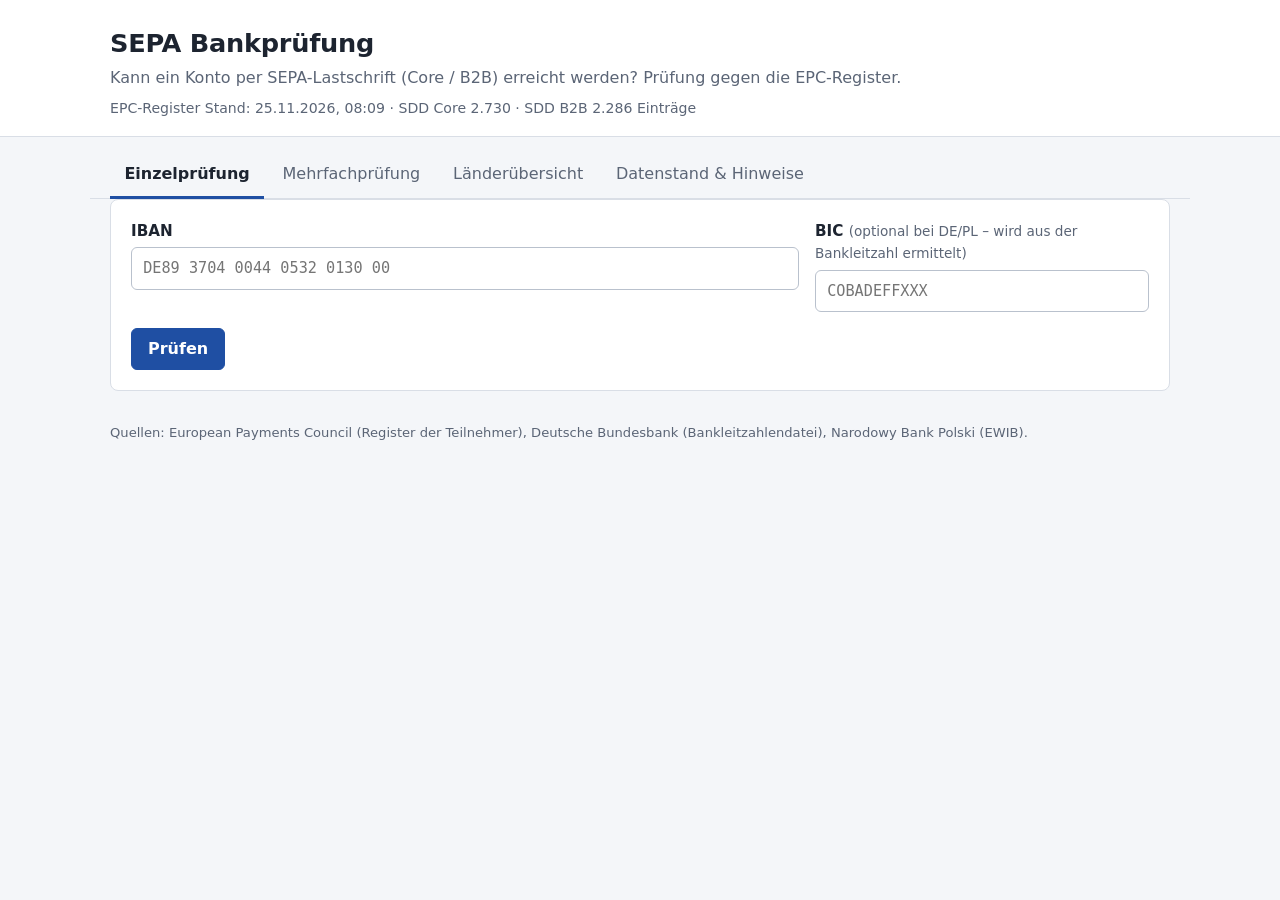
<file: index.html>
<!doctype html>
<html lang="de">
<head>
  <meta charset="utf-8">
  <meta name="viewport" content="width=device-width, initial-scale=1">
  <meta http-equiv="Content-Security-Policy" content="default-src 'self'; script-src 'self'; style-src 'self'; img-src 'self' data:; connect-src 'self'; base-uri 'none'; form-action 'none'">
  <meta name="referrer" content="no-referrer">
  <meta name="robots" content="noindex">
  <title>SEPA Bankprüfung</title>
  <link rel="icon" href="data:,">
  <link rel="stylesheet" href="assets/style.css">
  <script type="module" src="assets/app.js"></script>
</head>
<body>
  <header class="kopf">
    <div class="wrap">
      <h1>SEPA Bankprüfung</h1>
      <p class="unter">Kann ein Konto per SEPA-Lastschrift (Core / B2B) erreicht werden? Prüfung gegen die EPC-Register.</p>
      <p class="stand" id="stand-kurz">Daten werden geladen …</p>
    </div>
  </header>

  <nav class="tabs wrap" role="tablist" aria-label="Bereiche">
    <button role="tab" id="tab-einzel" aria-controls="p-einzel" aria-selected="true">Einzelprüfung</button>
    <button role="tab" id="tab-mehrfach" aria-controls="p-mehrfach" aria-selected="false">Mehrfachprüfung</button>
    <button role="tab" id="tab-laender" aria-controls="p-laender" aria-selected="false">Länderübersicht</button>
    <button role="tab" id="tab-daten" aria-controls="p-daten" aria-selected="false">Datenstand &amp; Hinweise</button>
  </nav>

  <main class="wrap">
    <div id="ladefehler" class="meldung fehler" hidden></div>

    <!-- Einzelprüfung -->
    <section id="p-einzel" role="tabpanel" aria-labelledby="tab-einzel">
      <form id="form-einzel" class="karte" autocomplete="off">
        <div class="felder">
          <label>IBAN
            <input id="in-iban" name="iban" spellcheck="false" placeholder="DE89 3704 0044 0532 0130 00" required>
          </label>
          <label>BIC <span class="opt">(optional bei DE/PL – wird aus der Bankleitzahl ermittelt)</span>
            <input id="in-bic" name="bic" spellcheck="false" placeholder="COBADEFFXXX">
          </label>
        </div>
        <button type="submit" class="primaer">Prüfen</button>
      </form>
      <div id="out-einzel" aria-live="polite"></div>
    </section>

    <!-- Mehrfachprüfung -->
    <section id="p-mehrfach" role="tabpanel" aria-labelledby="tab-mehrfach" hidden>
      <div class="karte">
        <label for="in-mehrfach">Eine Zeile pro Lieferant: <code>Lieferant; IBAN; BIC</code> – Semikolon oder Tabulator (direkt aus Excel kopiert).</label>
        <textarea id="in-mehrfach" rows="10" spellcheck="false" placeholder="Muster GmbH; DE89 3704 0044 0532 0130 00; COBADEFFXXX&#10;Przykład Sp. z o.o.; PL61 1090 1014 0000 0712 1981 2874;&#10;Exemple SARL; FR14 2004 1010 0505 0001 3M02 606; PSSTFRPPXXX"></textarea>
        <div class="aktionen">
          <button id="btn-mehrfach" class="primaer" type="button">Alle prüfen</button>
          <button id="btn-kopieren" type="button" disabled>Ergebnis für Excel kopieren</button>
          <button id="btn-csv" type="button" disabled>Als CSV herunterladen</button>
          <span id="kopier-info" class="leise" aria-live="polite"></span>
        </div>
      </div>
      <div id="out-mehrfach"></div>
    </section>

    <!-- Länderübersicht -->
    <section id="p-laender" role="tabpanel" aria-labelledby="tab-laender" hidden>
      <div class="karte">
        <p>Anzahl der Einträge (BICs) je Land in den EPC-Registern. Das Land richtet sich nach dem Register bzw. nach Stelle 5–6 des BIC.</p>
        <label class="schmal">Filter <input id="in-land" placeholder="z. B. Deutschland oder DE"></label>
      </div>
      <div id="out-laender"></div>
    </section>

    <!-- Datenstand -->
    <section id="p-daten" role="tabpanel" aria-labelledby="tab-daten" hidden>
      <div class="karte">
        <h2>Datenstand</h2>
        <div id="out-daten"></div>
      </div>
      <div class="karte">
        <h2>So wird geprüft</h2>
        <ul>
          <li><strong>IBAN:</strong> Ländercode, Länge je Land und Prüfziffer (Modulo 97, ISO 13616).</li>
          <li><strong>BIC:</strong> Vergleich über die ersten 8 Zeichen (Bank + Land + Ort) mit den EPC-Registern SDD Core und SDD B2B. Die Filialkennung (Stelle 9–11) wird ignoriert.</li>
          <li><strong>Ohne BIC:</strong> Bei deutschen und polnischen IBANs wird der BIC aus der Bankleitzahl (Bundesbank- bzw. NBP-Liste) ermittelt. Bei anderen Ländern lautet das Ergebnis „BIC fehlt“.</li>
        </ul>
        <h2>Grenzen</h2>
        <ul>
          <li>Die Aufnahme ins EPC-Register heißt nur, dass die Bank am Verfahren <em>teilnimmt</em>. Ob sie Lastschriften – insbesondere <strong>B2B</strong> – für ein bestimmtes Konto oder für Firmenkunden tatsächlich anbietet, sagt das Register nicht. Im Zweifel beim Lieferanten bzw. dessen Bank nachfragen.</li>
          <li>SEPA-Lastschriften sind nur für <strong>Euro</strong>-Zahlungen. Eine gültige IBAN in z. B. PL, CZ oder SE kann ein Konto in Landeswährung sein; ob es ein Euro-Konto ist, lässt sich aus der IBAN nicht ablesen.</li>
          <li>Für B2B-Lastschriften muss der Zahlungspflichtige das Mandat zusätzlich bei seiner Bank hinterlegen.</li>
          <li>Die Prüfung ersetzt keine Bestätigung durch die Bank. Keine Gewähr für Vollständigkeit und Aktualität der Register.</li>
        </ul>
        <h2>Datenschutz</h2>
        <p>Alle Prüfungen laufen ausschließlich in Ihrem Browser. Eingaben werden nicht gespeichert und nicht übertragen. Kein Tracking, keine Cookies, keine externen Dienste.</p>
      </div>
    </section>
  </main>

  <footer class="wrap fuss">
    Quellen: European Payments Council (Register der Teilnehmer), Deutsche Bundesbank (Bankleitzahlendatei), Narodowy Bank Polski (EWIB).
  </footer>
</body>
</html>
</file>
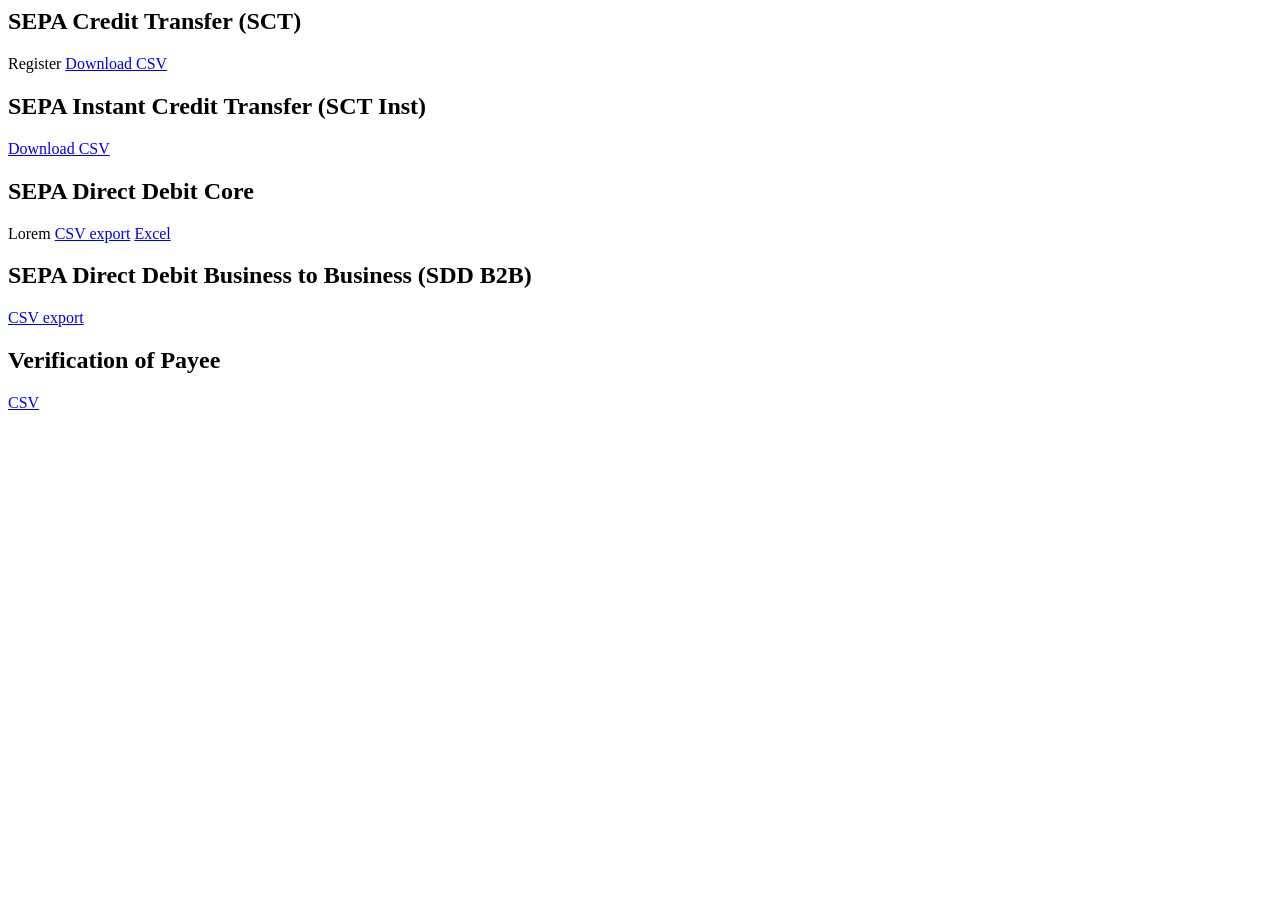
<file: tests/fixtures/epc_page.html>
<html><body>
<h2>SEPA Credit Transfer (SCT)</h2><p>Register <a href="/sites/default/files/participants_export/sct/sct.csv">Download CSV</a></p>
<h2>SEPA Instant Credit Transfer (SCT Inst)</h2><p><a href="/sites/default/files/participants_export/sct_inst/sct_inst.csv">Download CSV</a></p>
<h2>SEPA Direct Debit Core</h2><p>Lorem <a href="/export/register?id=17&amp;_format=csv">CSV export</a> <a href="/x.xlsx">Excel</a></p>
<h2>SEPA Direct Debit Business to Business (SDD B2B)</h2><p><a href="/export/register?id=18&amp;_format=csv">CSV export</a></p>
<h2>Verification of Payee</h2><p><a href="/vop.csv">CSV</a></p>
</body></html>
</file>
<file: assets/style.css>
:root {
  --text: #1d2430;
  --leise: #5b6576;
  --linie: #d9dee6;
  --flaeche: #f4f6f9;
  --karte: #ffffff;
  --akzent: #1f4fa3;
  --gut: #17693a;      --gut-bg: #e3f4e8;
  --teil: #7a5300;     --teil-bg: #fdf1d6;
  --schlecht: #a42222; --schlecht-bg: #fbe5e5;
  --neutral: #424b5a;  --neutral-bg: #e8ebf0;
  font-family: system-ui, -apple-system, "Segoe UI", Roboto, sans-serif;
  color: var(--text);
  background: var(--flaeche);
  line-height: 1.5;
}
* { box-sizing: border-box; }
body { margin: 0; }
.wrap { max-width: 1100px; margin: 0 auto; padding: 0 1.25rem; }
a { color: var(--akzent); }
code, .mono { font-family: ui-monospace, "SFMono-Regular", Consolas, monospace; font-size: .92em; }

.kopf { background: var(--karte); border-bottom: 1px solid var(--linie); padding: 1.5rem 0 1rem; }
.kopf h1 { margin: 0; font-size: 1.6rem; letter-spacing: -.01em; }
.unter { margin: .25rem 0 0; color: var(--leise); }
.stand { margin: .5rem 0 0; font-size: .88rem; color: var(--leise); }

.tabs { display: flex; gap: .25rem; flex-wrap: wrap; margin-top: 1rem; border-bottom: 1px solid var(--linie); }
.tabs button {
  border: 0; background: none; padding: .6rem .9rem; font: inherit; color: var(--leise);
  border-bottom: 3px solid transparent; border-radius: 0; cursor: pointer; margin-bottom: -1px;
}
.tabs button[aria-selected="true"] { color: var(--text); border-bottom-color: var(--akzent); font-weight: 600; }
.tabs button:focus-visible { outline: 2px solid var(--akzent); outline-offset: 2px; }

main { padding-top: 1.25rem; padding-bottom: 2rem; }
.karte { background: var(--karte); border: 1px solid var(--linie); border-radius: 8px; padding: 1.25rem; margin-bottom: 1rem; }
.karte h2 { font-size: 1.1rem; margin: 0 0 .5rem; }
.karte h2:not(:first-child) { margin-top: 1.25rem; }

label { display: block; font-weight: 600; font-size: .95rem; }
label .opt { font-weight: 400; color: var(--leise); font-size: .85rem; }
input, textarea {
  display: block; width: 100%; margin-top: .3rem; padding: .55rem .7rem; font: inherit;
  border: 1px solid #b9c1cd; border-radius: 6px; background: #fff; color: var(--text); font-weight: 400;
}
input#in-iban, input#in-bic, textarea { font-family: ui-monospace, Consolas, monospace; }
textarea { resize: vertical; margin: .5rem 0 0; }
input:focus, textarea:focus { outline: 2px solid var(--akzent); outline-offset: 0; border-color: var(--akzent); }
.felder { display: grid; grid-template-columns: 2fr 1fr; gap: 1rem; margin-bottom: 1rem; }
.schmal { max-width: 320px; margin-top: .75rem; }
@media (max-width: 700px) { .felder { grid-template-columns: 1fr; } }

button { font: inherit; padding: .5rem 1rem; border-radius: 6px; border: 1px solid #b9c1cd; background: #fff; cursor: pointer; }
button:disabled { opacity: .5; cursor: default; }
button.primaer { background: var(--akzent); border-color: var(--akzent); color: #fff; font-weight: 600; }
button:focus-visible { outline: 2px solid var(--akzent); outline-offset: 2px; }
.aktionen { display: flex; gap: .5rem; flex-wrap: wrap; align-items: center; margin-top: .75rem; }

.badge { display: inline-block; padding: .2rem .6rem; border-radius: 999px; font-weight: 600; font-size: .9rem; white-space: nowrap; }
.badge.gut { color: var(--gut); background: var(--gut-bg); }
.badge.teil { color: var(--teil); background: var(--teil-bg); }
.badge.schlecht { color: var(--schlecht); background: var(--schlecht-bg); }
.badge.neutral { color: var(--neutral); background: var(--neutral-bg); }
.ergebnis .badge { font-size: 1.15rem; padding: .35rem .9rem; }
.ergebnis dl { display: grid; grid-template-columns: max-content 1fr; gap: .3rem 1rem; margin: 1rem 0 0; }
.ergebnis dt { color: var(--leise); }
.ergebnis dd { margin: 0; }
.ja { color: var(--gut); font-weight: 600; }
.nein { color: var(--schlecht); font-weight: 600; }
.hinweise { margin: 1rem 0 0; padding-left: 1.2rem; color: var(--teil); }

.summe { display: flex; gap: 1rem; flex-wrap: wrap; }
.scroll { overflow-x: auto; background: var(--karte); border: 1px solid var(--linie); border-radius: 8px; }
table { border-collapse: collapse; width: 100%; font-size: .92rem; }
th, td { text-align: left; padding: .5rem .75rem; border-bottom: 1px solid var(--linie); vertical-align: top; }
th { background: var(--flaeche); font-weight: 600; position: sticky; top: 0; }
tfoot td { font-weight: 600; border-bottom: 0; }
.zahl { text-align: right; font-variant-numeric: tabular-nums; }
.klein { font-size: .85rem; color: var(--leise); }
.leise { color: var(--leise); font-size: .9rem; }

.meldung { padding: .75rem 1rem; border-radius: 8px; margin-bottom: 1rem; }
.meldung.fehler { background: var(--schlecht-bg); color: var(--schlecht); border: 1px solid #f0bcbc; }
.versteckt { position: fixed; left: -9999px; }
.fuss { color: var(--leise); font-size: .82rem; padding-top: 1rem; padding-bottom: 2rem; }
</file>
